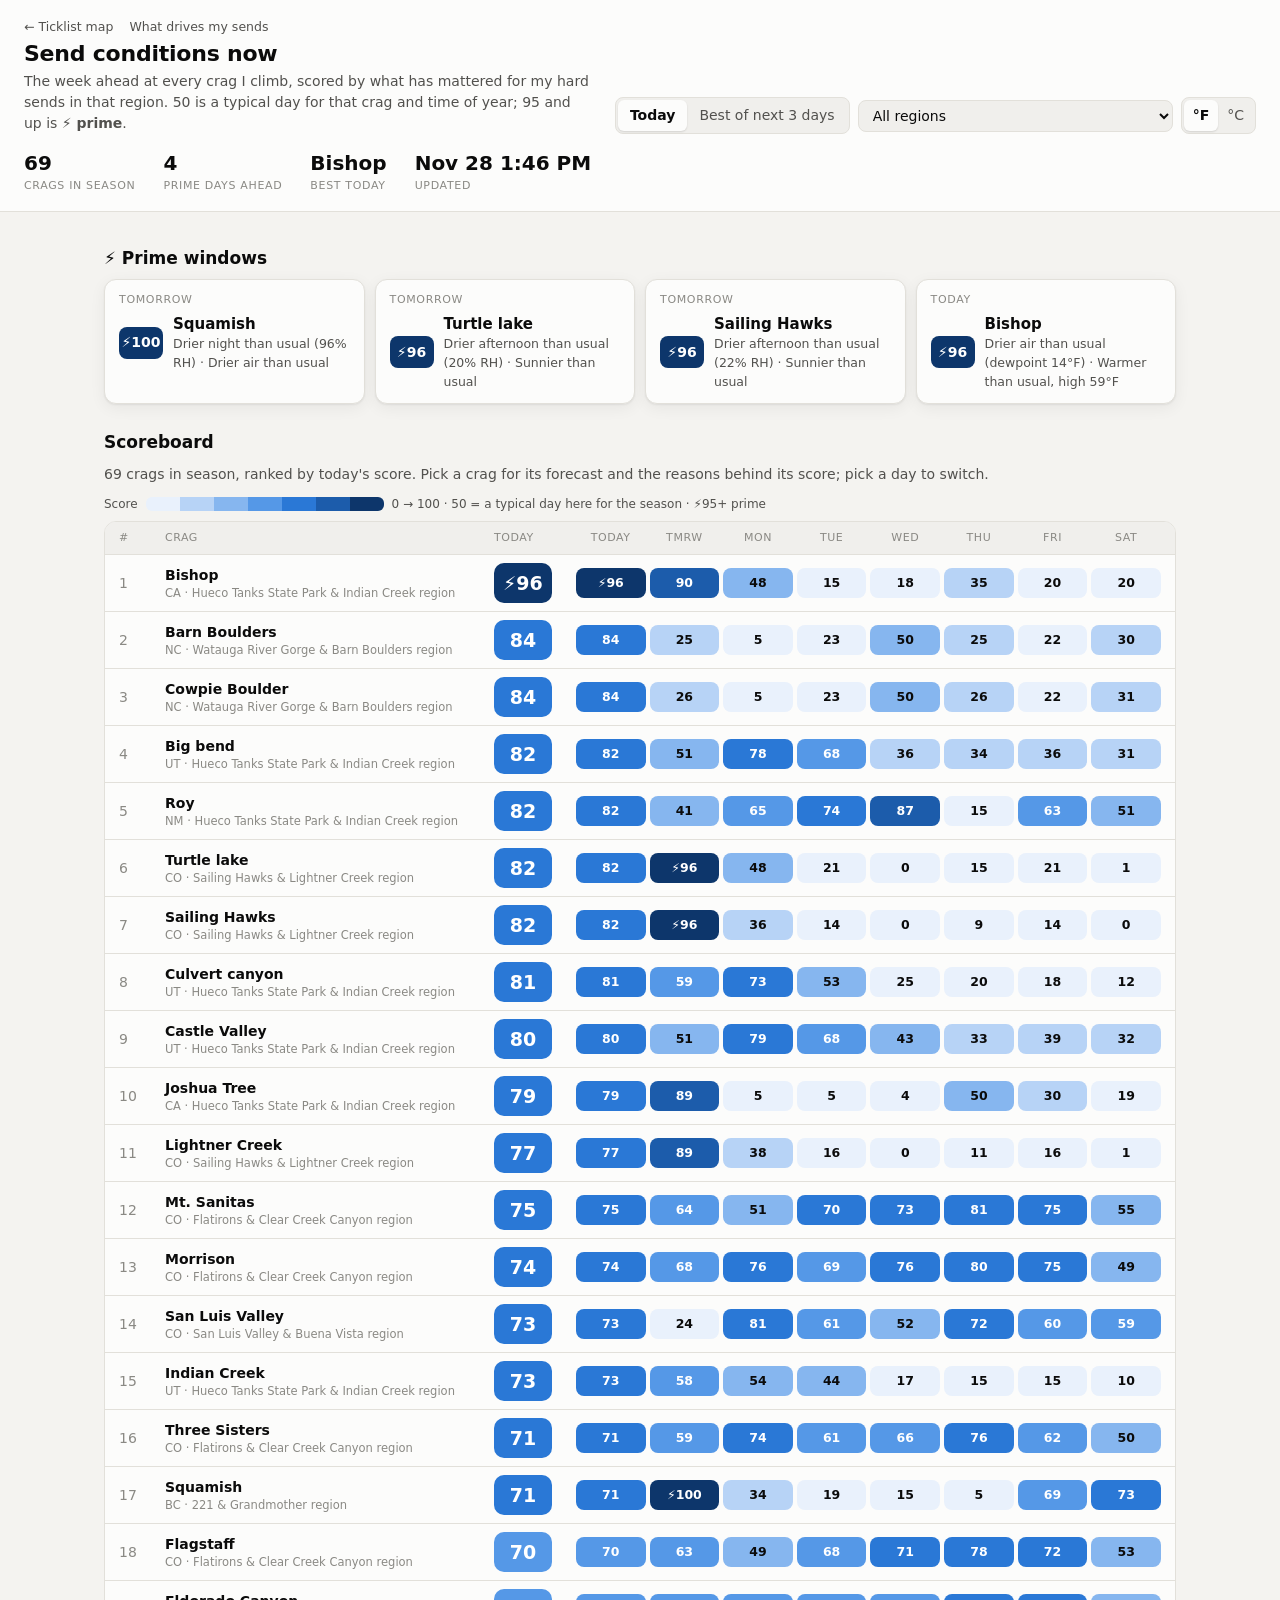
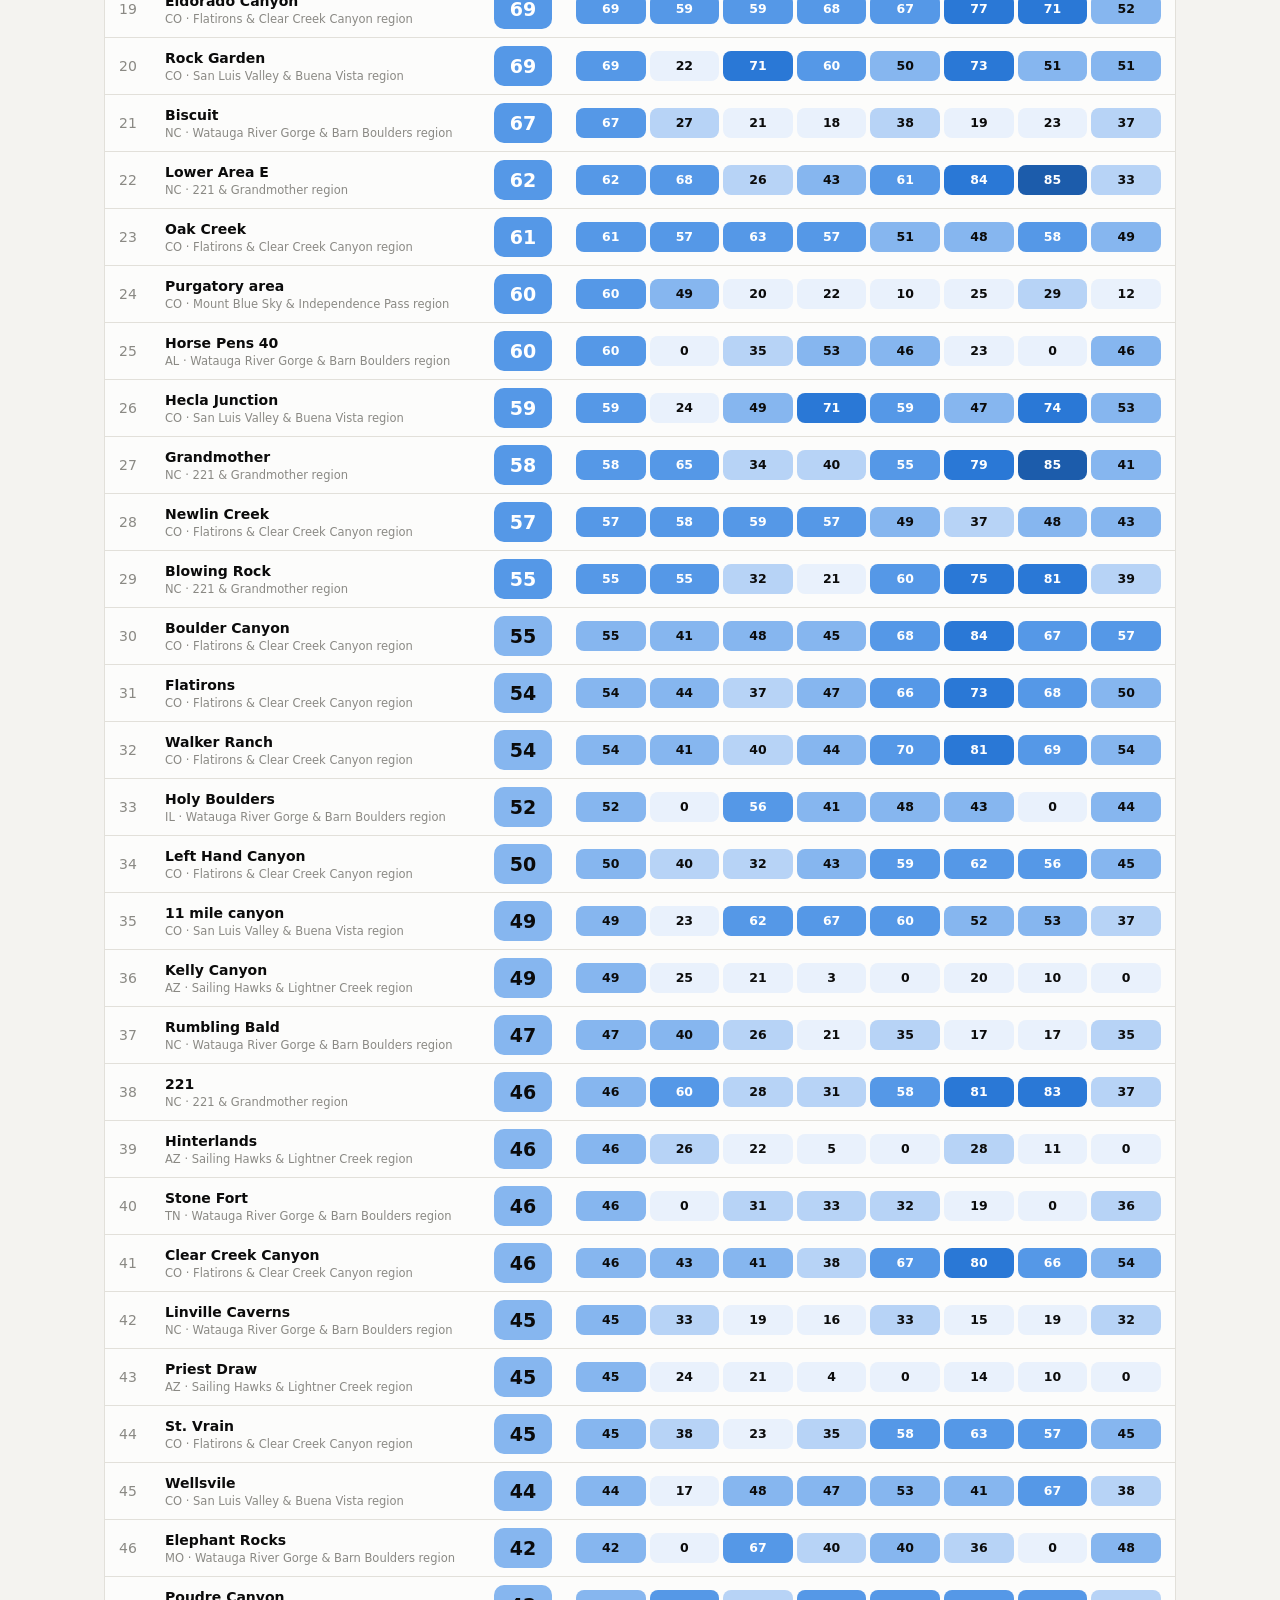
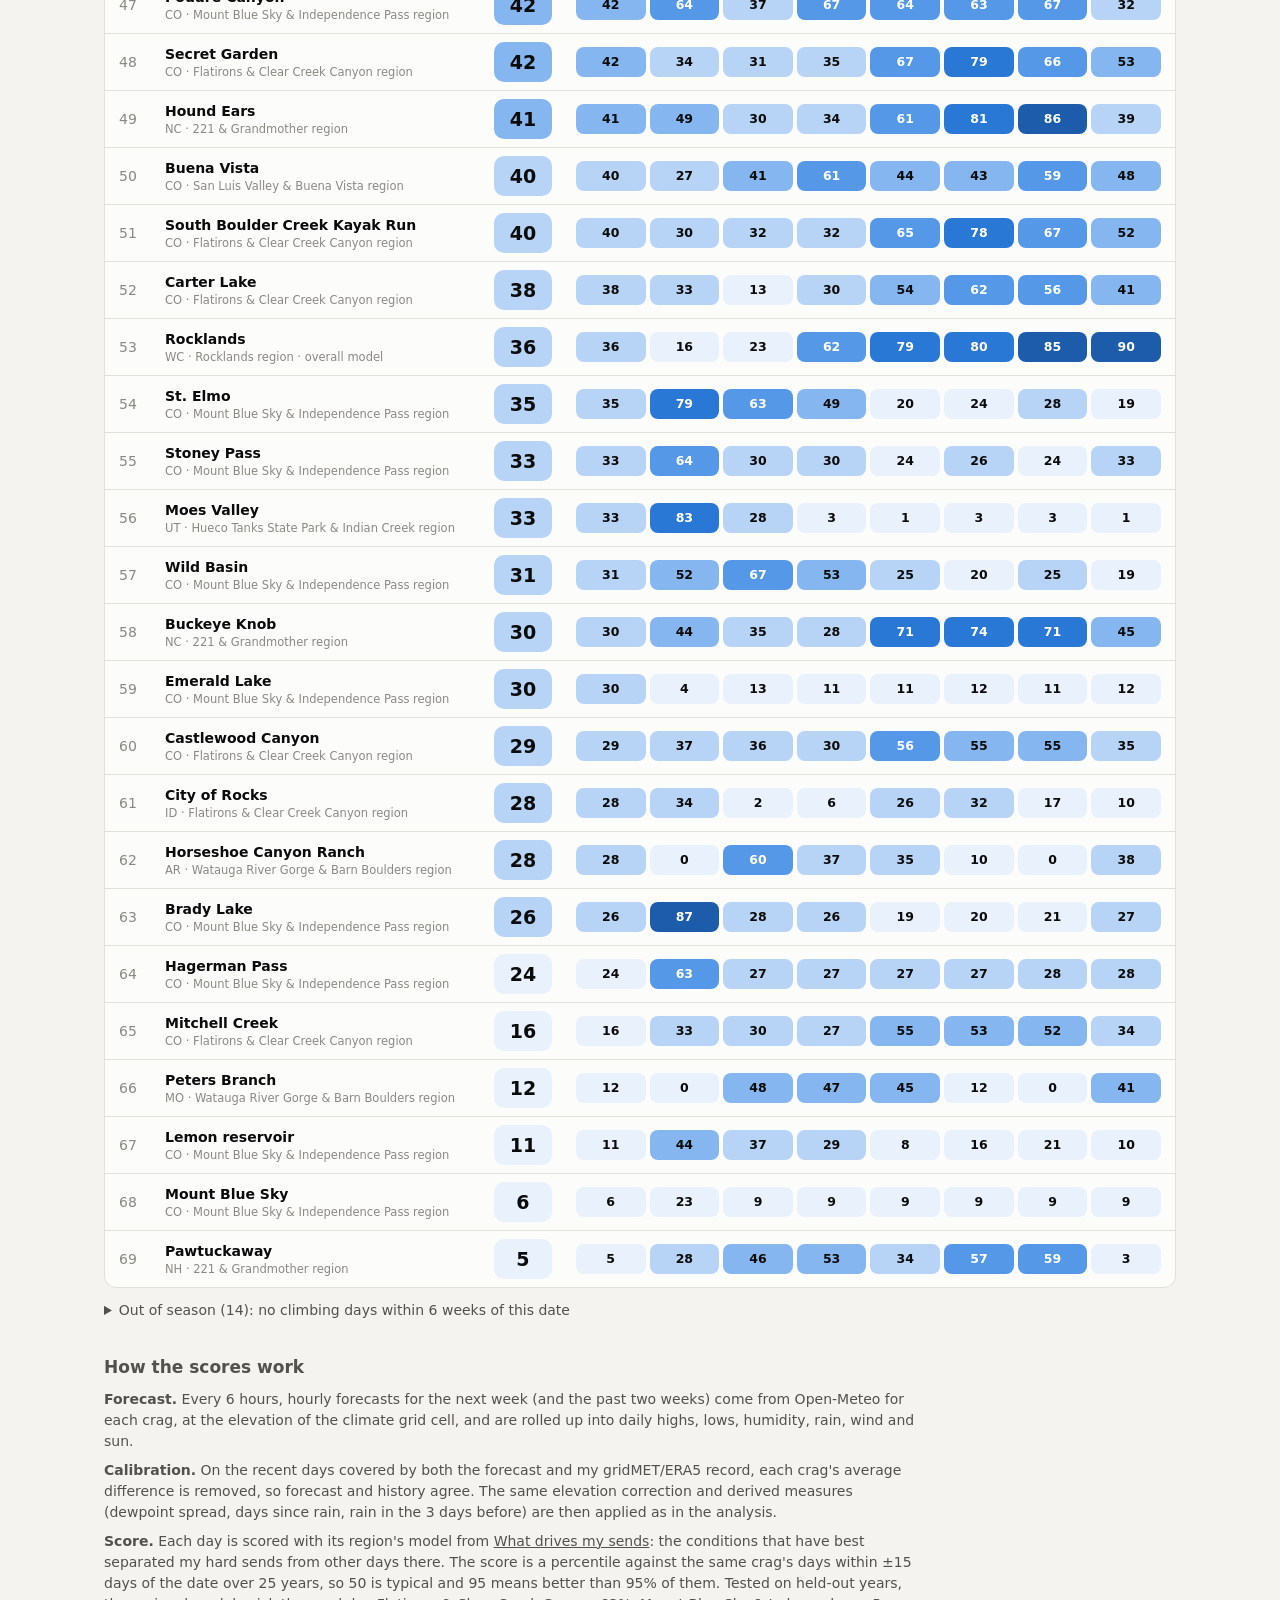
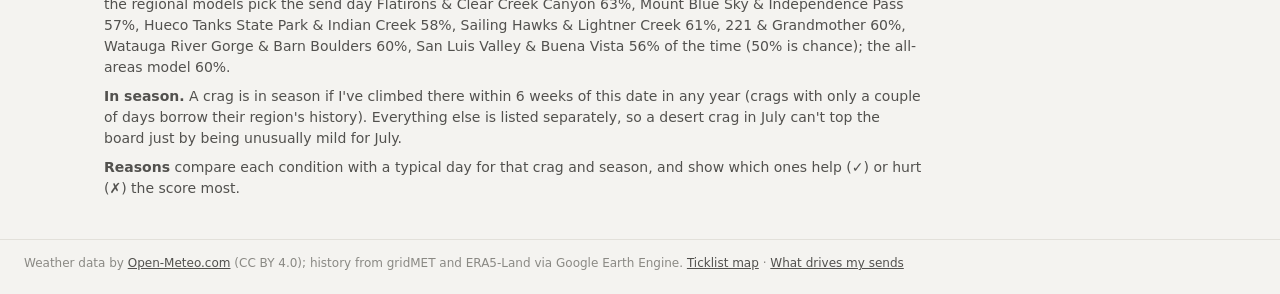
<file: docs/conditions/index.html>
<!doctype html>
<html lang="en">
<head>
<meta charset="utf-8">
<meta name="viewport" content="width=device-width, initial-scale=1">
<title>Send Conditions Now</title>
<meta name="description" content="A live scoreboard of bouldering conditions at my crags for the next week, scored by what has mattered for my hard sends in each region.">
<link rel="stylesheet" href="conditions.css">
<script>
  (function () {
    var t = new URLSearchParams(location.search).get("theme");
    if (t === "light" || t === "dark") document.documentElement.setAttribute("data-theme", t);
  })();
</script>
</head>
<body>
<header class="top">
  <div class="title">
    <nav class="links"><a href="../">← Ticklist map</a><a href="../drivers/">What drives my sends</a></nav>
    <h1>Send conditions now</h1>
    <p class="sub">The week ahead at every crag I climb, scored by what has mattered for my hard sends in that region.
      50 is a typical day for that crag and time of year; 95 and up is <b>⚡ prime</b>.</p>
  </div>
  <div class="controls" role="group" aria-label="Options">
    <div class="seg" role="radiogroup" aria-label="Rank by">
      <button type="button" data-rank="today" aria-pressed="true">Today</button>
      <button type="button" data-rank="next3" aria-pressed="false">Best of next 3 days</button>
    </div>
    <select id="region" aria-label="Region"><option value="">All regions</option></select>
    <div class="seg small" role="radiogroup" aria-label="Temperature unit">
      <button type="button" data-unit="F" aria-pressed="true">°F</button>
      <button type="button" data-unit="C" aria-pressed="false">°C</button>
    </div>
  </div>
  <dl class="stats" id="stats"></dl>
</header>

<main>
  <section id="primeWrap" aria-labelledby="h-prime">
    <h2 id="h-prime">⚡ Prime windows</h2>
    <div class="cards" id="prime"></div>
  </section>

  <section aria-labelledby="h-board">
    <h2 id="h-board">Scoreboard</h2>
    <p class="lead" id="boardLead"></p>
    <div class="scale" id="scale"></div>
    <div class="board" id="board" role="table" aria-label="Crags ranked by send conditions"></div>
    <details class="offseason" id="offWrap"><summary id="offSum"></summary><div class="board" id="off"></div></details>
  </section>

  <section aria-labelledby="h-method" class="method">
    <h2 id="h-method">How the scores work</h2>
    <div id="method"></div>
  </section>
</main>
<footer class="foot" id="foot"></footer>
<script src="conditions.js"></script>
</body>
</html>
</file>
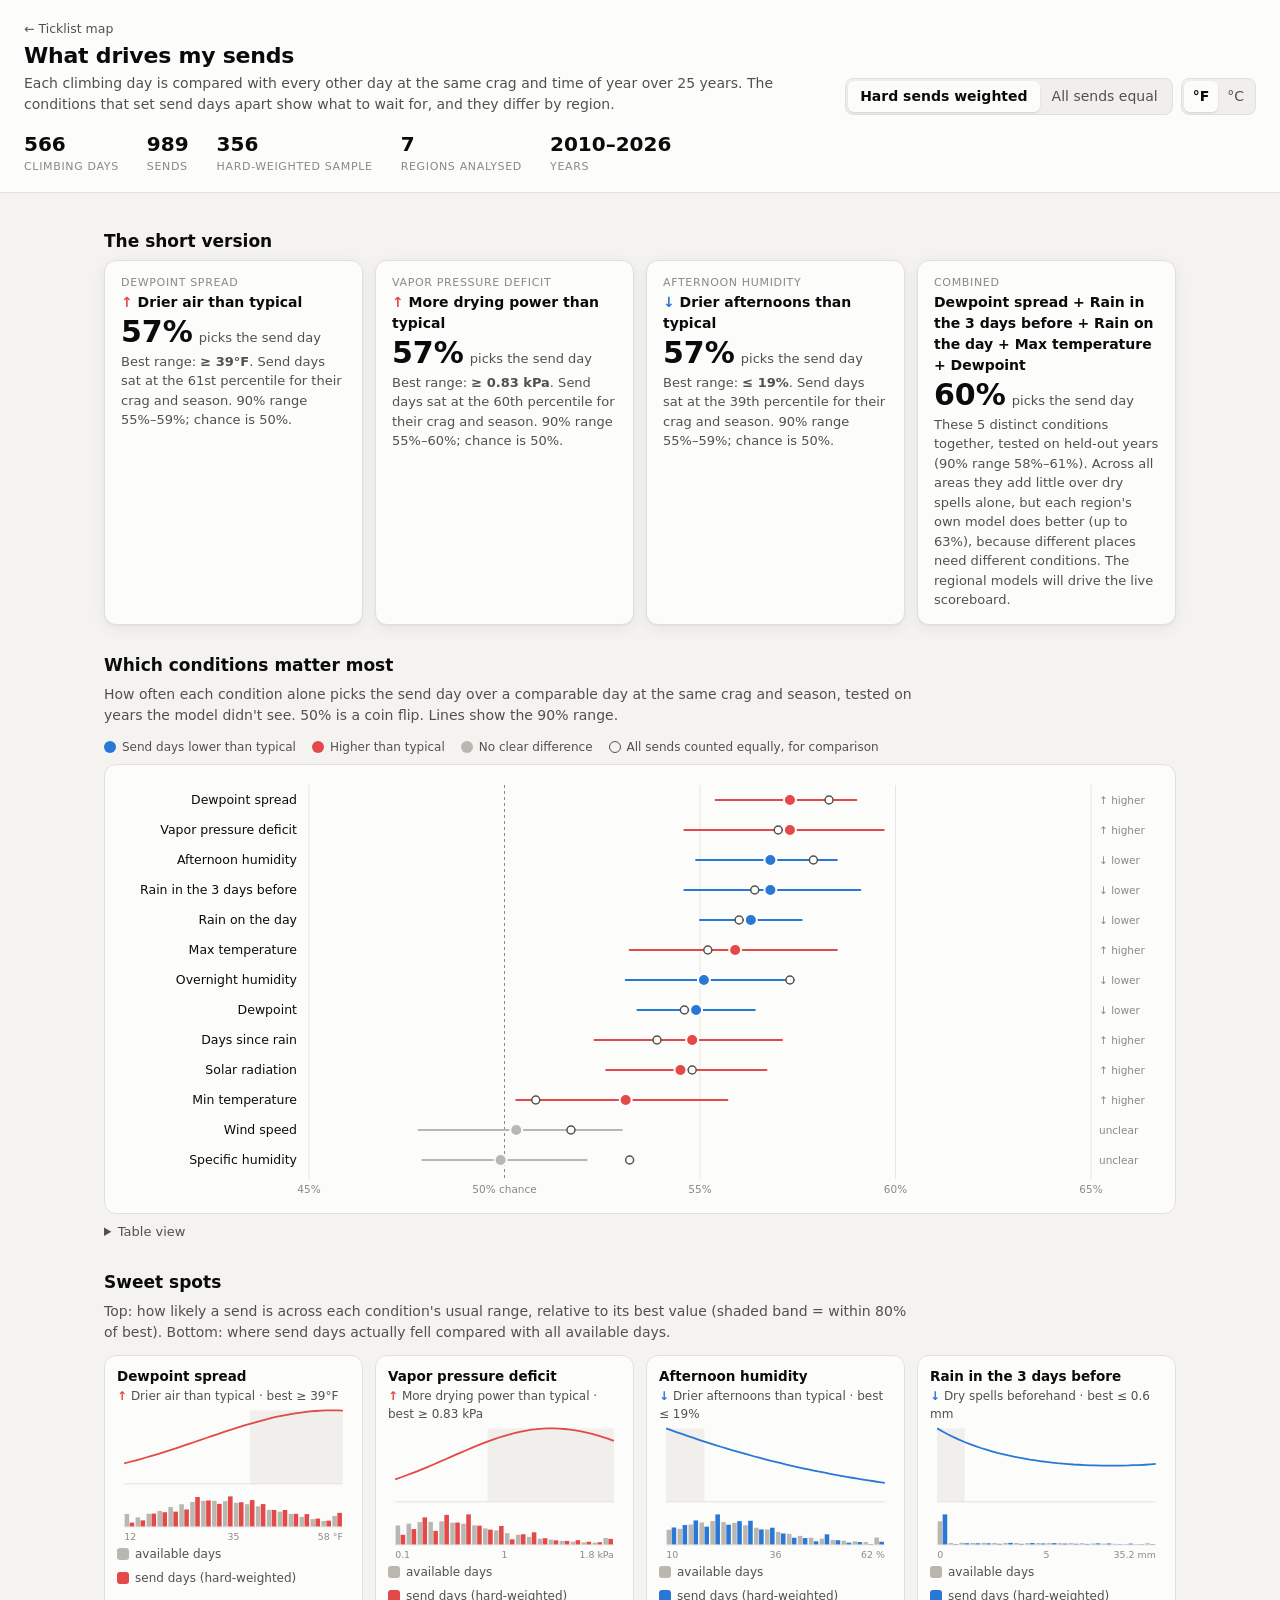
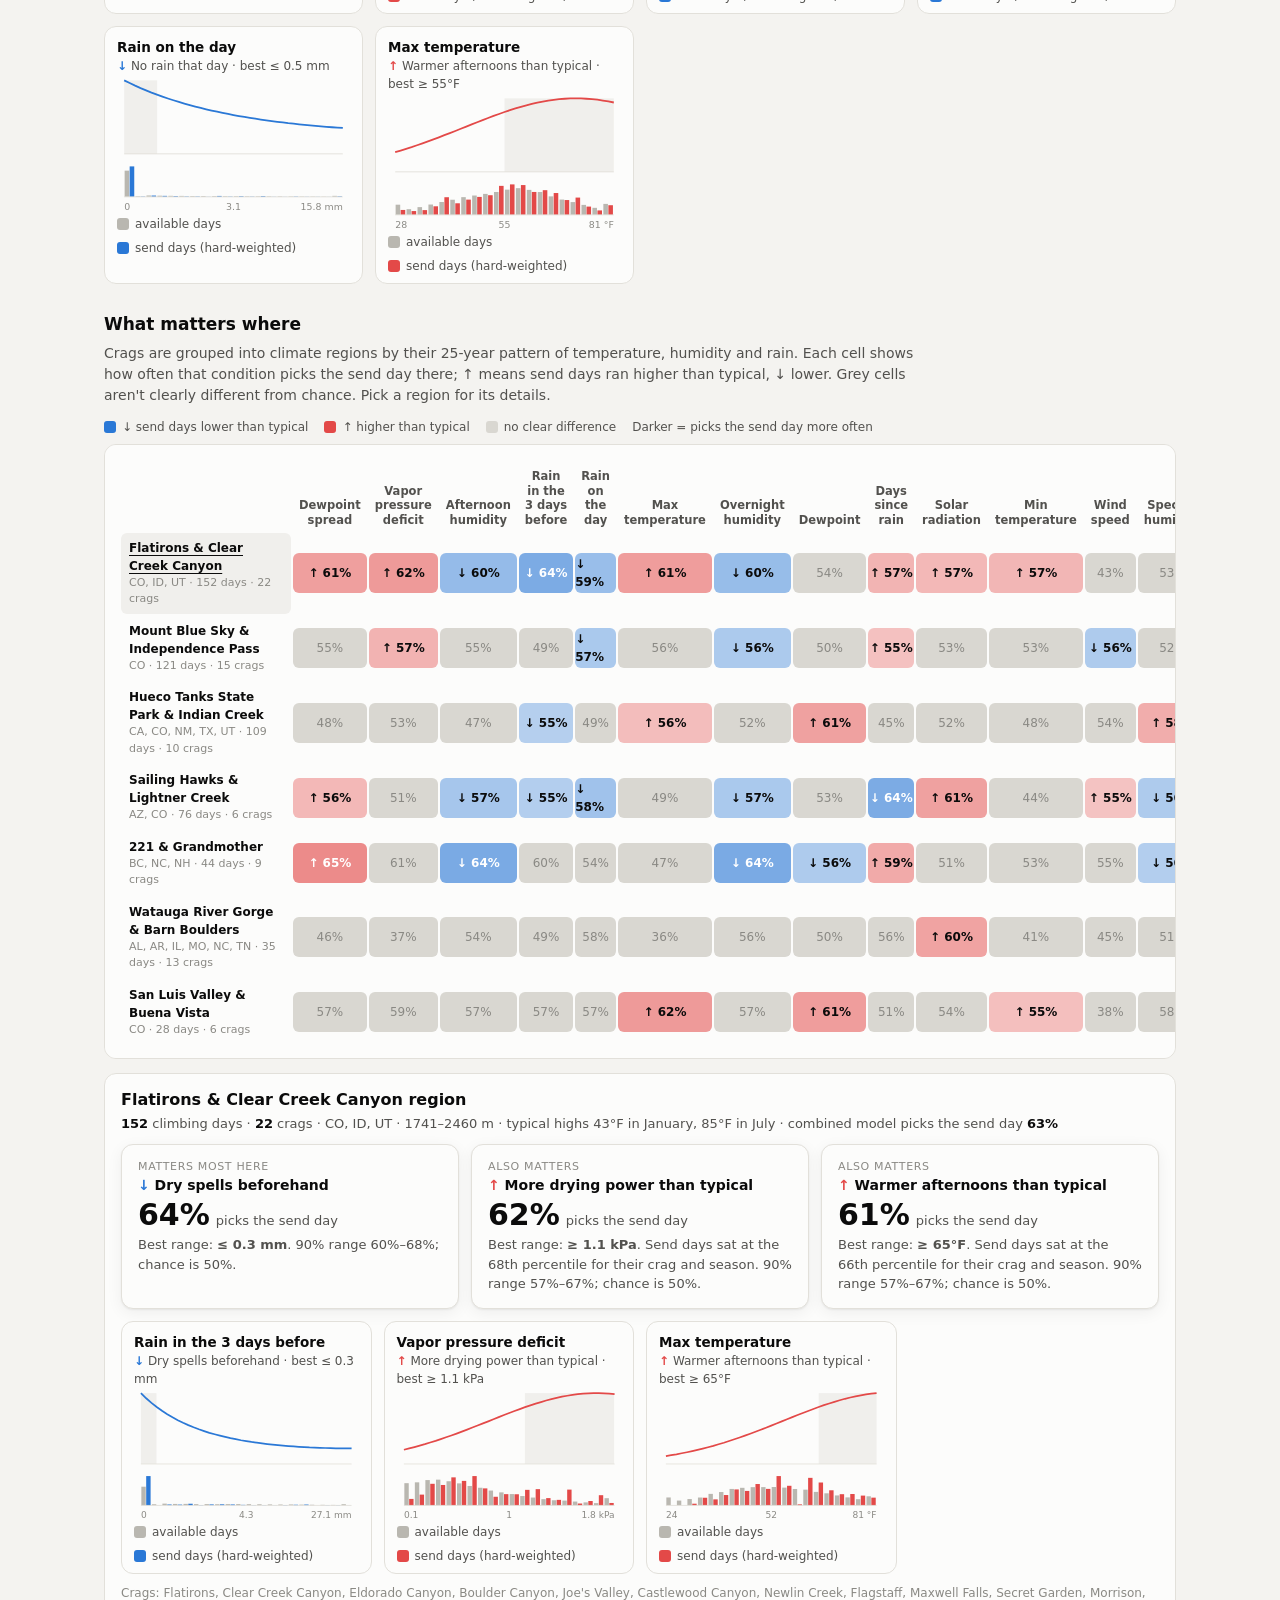
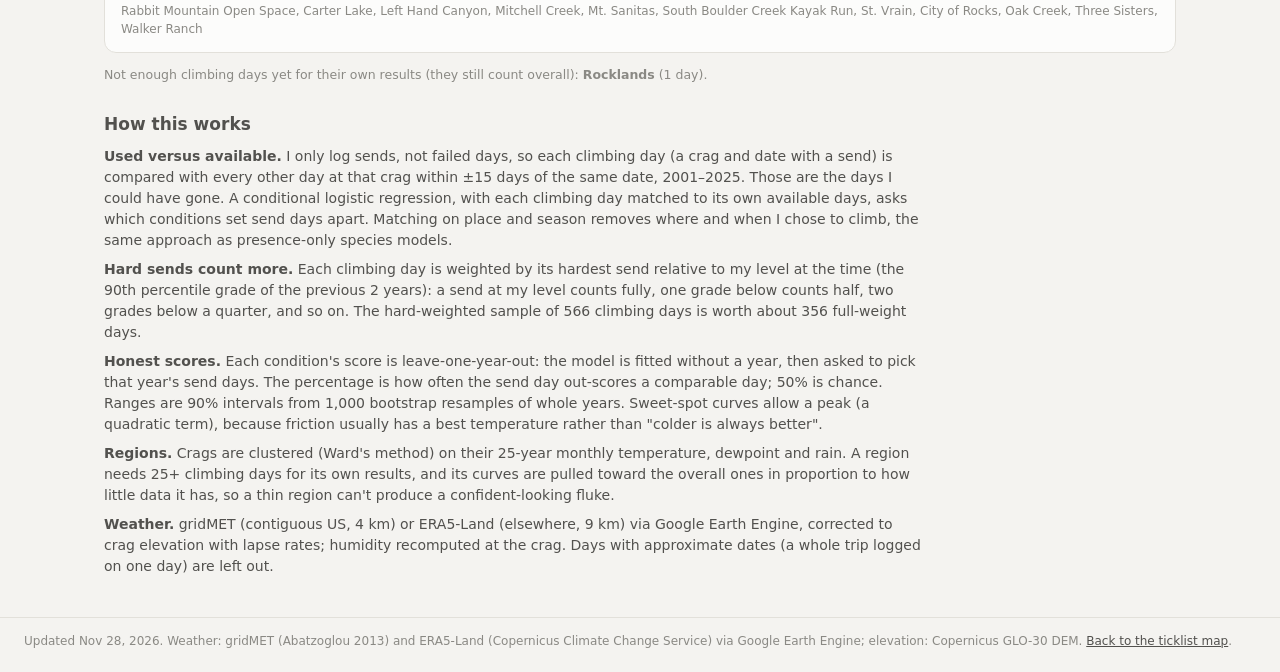
<file: docs/drivers/index.html>
<!doctype html>
<html lang="en">
<head>
<meta charset="utf-8">
<meta name="viewport" content="width=device-width, initial-scale=1">
<title>What Drives My Sends</title>
<meta name="description" content="Which weather conditions separate my hard bouldering sends from comparable days at the same crag and season, overall and by climate region.">
<link rel="stylesheet" href="drivers.css">
<script>
  (function () {
    var q = new URLSearchParams(location.search), t = q.get("theme");
    if (t === "light" || t === "dark") document.documentElement.setAttribute("data-theme", t);
  })();
</script>
</head>
<body>
<header class="top">
  <div class="title">
    <a class="back" href="../">← Ticklist map</a>
    <h1>What drives my sends</h1>
    <p class="sub">Each climbing day is compared with every other day at the same crag and time of year over 25 years.
      The conditions that set send days apart show what to wait for, and they differ by region.</p>
  </div>
  <div class="controls" role="group" aria-label="Options">
    <div class="seg" role="radiogroup" aria-label="Which sends">
      <button type="button" data-mode="hard" aria-pressed="true">Hard sends weighted</button>
      <button type="button" data-mode="all" aria-pressed="false">All sends equal</button>
    </div>
    <div class="seg small" role="radiogroup" aria-label="Temperature unit">
      <button type="button" data-unit="F" aria-pressed="true">°F</button>
      <button type="button" data-unit="C" aria-pressed="false">°C</button>
    </div>
  </div>
  <dl class="stats" id="stats"></dl>
</header>

<main>
  <section aria-labelledby="h-head">
    <h2 id="h-head">The short version</h2>
    <div class="cards" id="cards"></div>
  </section>

  <section aria-labelledby="h-rank">
    <h2 id="h-rank">Which conditions matter most</h2>
    <p class="lead">How often each condition alone picks the send day over a comparable day at the same crag and season,
      tested on years the model didn't see. 50% is a coin flip. Lines show the 90% range.</p>
    <div class="legend" id="rankLegend"></div>
    <div id="rank" class="chartbox"></div>
    <details class="table"><summary>Table view</summary><div id="rankTable"></div></details>
  </section>

  <section aria-labelledby="h-sweet">
    <h2 id="h-sweet">Sweet spots</h2>
    <p class="lead">Top: how likely a send is across each condition's usual range, relative to its best value (shaded band = within 80% of best).
      Bottom: where send days actually fell compared with all available days.</p>
    <div id="sweet" class="multi"></div>
  </section>

  <section aria-labelledby="h-where">
    <h2 id="h-where">What matters where</h2>
    <p class="lead">Crags are grouped into climate regions by their 25-year pattern of temperature, humidity and rain.
      Each cell shows how often that condition picks the send day there; ↑ means send days ran higher than typical, ↓ lower.
      Grey cells aren't clearly different from chance. Pick a region for its details.</p>
    <div class="legend" id="matrixLegend"></div>
    <div id="matrix" class="matrixbox"></div>
    <div id="regionDetail" class="region"></div>
    <p class="note" id="smallRegions"></p>
  </section>

  <section aria-labelledby="h-method" class="method">
    <h2 id="h-method">How this works</h2>
    <div id="method"></div>
  </section>
</main>
<footer class="foot" id="foot"></footer>
<div class="tip" id="tip" role="tooltip" hidden></div>
<script src="drivers.js"></script>
</body>
</html>
</file>
<file: docs/conditions/conditions.css>
:root {
  color-scheme: light;
  --bg: #f4f3f0; --surface: #fcfcfb; --surface-2: #f0efec; --border: #e2e0da;
  --text: #0b0b0b; --text-2: #52514e; --muted: #8a8984;
  --good: #1baf7a; --bad: #e34948;
  /* sequential score ramp (one hue, light -> dark) */
  --s1: #e9f1fc; --s2: #b7d3f6; --s3: #86b6ef; --s4: #5598e7; --s5: #2a78d6; --s6: #1c5cab; --s7: #0d366b;
  --shadow: 0 1px 2px rgb(0 0 0 / .06), 0 4px 16px rgb(0 0 0 / .06);
  --font: ui-sans-serif, system-ui, -apple-system, "Segoe UI", Roboto, "Helvetica Neue", Arial, sans-serif;
}
@media (prefers-color-scheme: dark) {
  :root:not([data-theme="light"]) {
    color-scheme: dark;
    --bg: #121211; --surface: #1a1a19; --surface-2: #232322; --border: #2e2e2c;
    --text: #f0efec; --text-2: #c3c2b7; --muted: #8f8e86; --good: #199e70; --bad: #e66767;
    --s1: #1f2a38; --s2: #184f95; --s3: #1c5cab; --s4: #256abf; --s5: #3987e5; --s6: #6da7ec; --s7: #b7d3f6;
    --shadow: 0 1px 2px rgb(0 0 0 / .4), 0 4px 16px rgb(0 0 0 / .3);
  }
}
:root[data-theme="dark"] {
  color-scheme: dark;
  --bg: #121211; --surface: #1a1a19; --surface-2: #232322; --border: #2e2e2c;
  --text: #f0efec; --text-2: #c3c2b7; --muted: #8f8e86; --good: #199e70; --bad: #e66767;
  --s1: #1f2a38; --s2: #184f95; --s3: #1c5cab; --s4: #256abf; --s5: #3987e5; --s6: #6da7ec; --s7: #b7d3f6;
  --shadow: 0 1px 2px rgb(0 0 0 / .4), 0 4px 16px rgb(0 0 0 / .3);
}
* { box-sizing: border-box; }
html, body { margin: 0; }
body { background: var(--bg); color: var(--text); font: 14px/1.5 var(--font); -webkit-font-smoothing: antialiased; }
button, select { font: inherit; color: inherit; }
button { cursor: pointer; }
a { color: var(--text-2); }

.top { display: grid; grid-template-columns: 1fr auto; gap: 10px 24px; align-items: end;
  padding: 18px 24px 16px; background: var(--surface); border-bottom: 1px solid var(--border); }
.links { display: flex; gap: 16px; font-size: 12.5px; }
.links a { text-decoration: none; }
.links a:hover { text-decoration: underline; }
h1 { font-size: 22px; line-height: 1.2; margin: 4px 0; letter-spacing: -.01em; }
.sub { margin: 0; color: var(--text-2); max-width: 760px; }
.controls { display: flex; gap: 8px; flex-wrap: wrap; justify-content: flex-end; align-items: center; }
.seg { display: inline-flex; border: 1px solid var(--border); border-radius: 8px; padding: 2px; background: var(--surface-2); }
.seg button { border: 0; background: none; padding: 5px 12px; border-radius: 6px; color: var(--text-2); }
.seg.small button { padding: 5px 9px; }
.seg button[aria-pressed="true"] { background: var(--surface); color: var(--text); box-shadow: 0 1px 2px rgb(0 0 0 / .12); font-weight: 600; }
select { border: 1px solid var(--border); background: var(--surface-2); border-radius: 8px; padding: 6px 10px; }
.stats { grid-column: 1 / -1; display: flex; flex-wrap: wrap; gap: 4px 28px; margin: 4px 0 0; }
.stats div { display: flex; flex-direction: column; }
.stats dt { font-size: 11px; text-transform: uppercase; letter-spacing: .06em; color: var(--muted); order: 2; }
.stats dd { margin: 0; font-size: 20px; font-weight: 650; font-variant-numeric: tabular-nums; order: 1; }

main { max-width: 1120px; margin: 0 auto; padding: 8px 24px 32px; }
section { margin-top: 26px; }
h2 { font-size: 17px; margin: 0 0 8px; }
.lead { color: var(--text-2); margin: 0 0 10px; }

/* prime cards */
.cards { display: grid; grid-template-columns: repeat(auto-fill, minmax(230px, 1fr)); gap: 10px; }
.card { background: var(--surface); border: 1px solid var(--border); border-radius: 12px; padding: 12px 14px; box-shadow: var(--shadow); cursor: pointer; }
.card:hover { border-color: var(--s4); }
.card .when { font-size: 11px; text-transform: uppercase; letter-spacing: .06em; color: var(--muted); }
.card .name { font-weight: 650; font-size: 15px; }
.card .row { display: flex; align-items: center; gap: 10px; margin-top: 4px; }
.card .why { color: var(--text-2); font-size: 12.5px; }
.empty { color: var(--muted); }

/* score chips */
.chip { display: inline-flex; align-items: center; justify-content: center; border-radius: 8px; font-weight: 700;
  font-variant-numeric: tabular-nums; min-width: 44px; height: 32px; padding: 0 6px; }
.chip.big { min-width: 58px; height: 40px; font-size: 19px; border-radius: 10px; }
.scale { display: flex; align-items: center; gap: 8px; font-size: 12px; color: var(--text-2); margin-bottom: 8px; flex-wrap: wrap; }
.scale .bar { display: flex; border-radius: 6px; overflow: hidden; }
.scale .bar span { width: 34px; height: 14px; }

/* board */
.board { background: var(--surface); border: 1px solid var(--border); border-radius: 12px; overflow: hidden; }
.head, .rowx { display: grid; grid-template-columns: 34px minmax(170px, 1.3fr) 70px minmax(330px, 2.4fr); align-items: center; gap: 0 12px; padding: 8px 14px; }
.head { font-size: 11px; text-transform: uppercase; letter-spacing: .05em; color: var(--muted); border-bottom: 1px solid var(--border); background: var(--surface-2); }
.head .days { display: grid; grid-template-columns: repeat(8, 1fr); gap: 4px; text-align: center; }
.rowx { border-bottom: 1px solid var(--border); cursor: pointer; }
.rowx:last-child { border-bottom: 0; }
.rowx:hover, .rowx.open { background: var(--surface-2); }
.rank { color: var(--muted); font-variant-numeric: tabular-nums; }
.crag b { font-weight: 650; }
.crag small { display: block; color: var(--muted); font-size: 11.5px; line-height: 1.3; }
.strip { display: grid; grid-template-columns: repeat(8, 1fr); gap: 4px; }
.strip .chip { min-width: 0; width: 100%; height: 30px; font-size: 12.5px; position: relative; }
.strip .chip.sel { outline: 2px solid var(--text); outline-offset: 1px; }
.detail { grid-column: 1 / -1; padding: 10px 0 6px 46px; cursor: default; }
.detail .daypick { display: flex; flex-wrap: wrap; gap: 6px; margin-bottom: 8px; color: var(--text-2); font-size: 12.5px; }
.detail .grid { display: grid; grid-template-columns: repeat(auto-fit, minmax(150px, 1fr)); gap: 6px 18px; }
.detail .v { font-size: 12.5px; color: var(--text-2); }
.detail .v b { color: var(--text); font-size: 14px; font-variant-numeric: tabular-nums; }
.reasons { display: flex; flex-wrap: wrap; gap: 6px; margin: 4px 0 8px; }
.reason { font-size: 12.5px; padding: 2px 9px; border-radius: 999px; background: var(--surface); border: 1px solid var(--border); }
.reason.up::before { content: "✓ "; color: var(--good); font-weight: 700; }
.reason.down::before { content: "✗ "; color: var(--bad); font-weight: 700; }
.note { font-size: 12px; color: var(--muted); margin-top: 8px; }
.offseason { margin-top: 12px; }
.offseason summary { cursor: pointer; color: var(--text-2); margin-bottom: 8px; }
.method { color: var(--text-2); max-width: 820px; }
.method p { margin: 8px 0; }
.foot { padding: 14px 24px 22px; color: var(--muted); font-size: 12px; border-top: 1px solid var(--border); }

@media (max-width: 760px) {
  .top { grid-template-columns: 1fr; padding: 14px 16px; }
  .controls { justify-content: flex-start; }
  main { padding: 4px 12px 24px; }
  .head { display: none; }
  .rowx { grid-template-columns: 26px 1fr 58px; gap: 6px 10px; padding: 10px; }
  .rowx .strip { grid-column: 1 / -1; }
  .detail { padding-left: 0; }
}
</file>
<file: docs/drivers/drivers.css>
:root {
  color-scheme: light;
  --bg: #f4f3f0; --surface: #fcfcfb; --surface-2: #f0efec; --border: #e2e0da;
  --text: #0b0b0b; --text-2: #52514e; --muted: #8a8984; --grid: #e8e6e1;
  --lower: #2a78d6;      /* send days ran lower than typical */
  --higher: #e34948;     /* send days ran higher than typical */
  --neutral: #d9d7d1;    /* no clear effect */
  --avail: #b9b7b0;
  --shadow: 0 1px 2px rgb(0 0 0 / .06), 0 4px 16px rgb(0 0 0 / .06);
  --font: ui-sans-serif, system-ui, -apple-system, "Segoe UI", Roboto, "Helvetica Neue", Arial, sans-serif;
}
@media (prefers-color-scheme: dark) {
  :root:not([data-theme="light"]) {
    color-scheme: dark;
    --bg: #121211; --surface: #1a1a19; --surface-2: #232322; --border: #2e2e2c;
    --text: #f0efec; --text-2: #c3c2b7; --muted: #8f8e86; --grid: #2a2a28;
    --lower: #3987e5; --higher: #e66767; --neutral: #383835; --avail: #5c5b57;
    --shadow: 0 1px 2px rgb(0 0 0 / .4), 0 4px 16px rgb(0 0 0 / .3);
  }
}
:root[data-theme="dark"] {
  color-scheme: dark;
  --bg: #121211; --surface: #1a1a19; --surface-2: #232322; --border: #2e2e2c;
  --text: #f0efec; --text-2: #c3c2b7; --muted: #8f8e86; --grid: #2a2a28;
  --lower: #3987e5; --higher: #e66767; --neutral: #383835; --avail: #5c5b57;
  --shadow: 0 1px 2px rgb(0 0 0 / .4), 0 4px 16px rgb(0 0 0 / .3);
}
* { box-sizing: border-box; }
html, body { margin: 0; }
body { background: var(--bg); color: var(--text); font: 14px/1.5 var(--font); -webkit-font-smoothing: antialiased; }
button { font: inherit; color: inherit; cursor: pointer; }
a { color: var(--text-2); }

.top {
  display: grid; grid-template-columns: 1fr auto; gap: 10px 24px; align-items: end;
  padding: 18px 24px 16px; background: var(--surface); border-bottom: 1px solid var(--border);
}
.back { font-size: 12.5px; text-decoration: none; color: var(--text-2); }
.back:hover { text-decoration: underline; }
h1 { font-size: 22px; line-height: 1.2; margin: 4px 0 4px; letter-spacing: -.01em; }
.sub { margin: 0; color: var(--text-2); max-width: 760px; }
.controls { display: flex; gap: 8px; flex-wrap: wrap; justify-content: flex-end; }
.seg { display: inline-flex; border: 1px solid var(--border); border-radius: 8px; padding: 2px; background: var(--surface-2); }
.seg button { border: 0; background: none; padding: 5px 12px; border-radius: 6px; color: var(--text-2); }
.seg.small button { padding: 5px 9px; }
.seg button[aria-pressed="true"] { background: var(--surface); color: var(--text); box-shadow: 0 1px 2px rgb(0 0 0 / .12); font-weight: 600; }
.stats { grid-column: 1 / -1; display: flex; flex-wrap: wrap; gap: 4px 28px; margin: 4px 0 0; }
.stats div { display: flex; flex-direction: column; }
.stats dt { font-size: 11px; text-transform: uppercase; letter-spacing: .06em; color: var(--muted); order: 2; }
.stats dd { margin: 0; font-size: 20px; font-weight: 650; font-variant-numeric: tabular-nums; order: 1; }

main { max-width: 1120px; margin: 0 auto; padding: 8px 24px 32px; }
section { margin-top: 28px; }
h2 { font-size: 17px; margin: 0 0 6px; }
.lead { color: var(--text-2); margin: 0 0 12px; max-width: 820px; }
.note { color: var(--muted); font-size: 12.5px; }

/* headline cards */
.cards { display: grid; grid-template-columns: repeat(auto-fit, minmax(240px, 1fr)); gap: 12px; }
.card { background: var(--surface); border: 1px solid var(--border); border-radius: 12px; padding: 14px 16px; box-shadow: var(--shadow); }
.card .k { font-size: 11px; text-transform: uppercase; letter-spacing: .06em; color: var(--muted); }
.card .big { font-size: 30px; font-weight: 700; font-variant-numeric: tabular-nums; line-height: 1.1; margin: 2px 0; }
.card .big small { font-size: 13px; font-weight: 500; color: var(--text-2); margin-left: 6px; }
.card .what { font-weight: 600; }
.card .why { color: var(--text-2); font-size: 13px; margin-top: 4px; }
.dir { display: inline-block; font-weight: 700; }
.dir.lower { color: var(--lower); }
.dir.higher { color: var(--higher); }

/* charts */
.chartbox, .matrixbox { background: var(--surface); border: 1px solid var(--border); border-radius: 12px; padding: 12px 14px; overflow-x: auto; }
.chart { display: block; width: 100%; overflow: visible; }
.chart text { font-family: var(--font); }
.chart .lab { font-size: 12.5px; fill: var(--text); }
.chart .tick { font-size: 10.5px; fill: var(--muted); font-variant-numeric: tabular-nums; }
.chart .gridl { stroke: var(--grid); }
.chart .chance { stroke: var(--muted); stroke-dasharray: 3 3; }
.chart .ci { stroke-width: 2; stroke-linecap: round; }
.chart .hit { fill: transparent; cursor: default; }
.chart .ghost { fill: var(--surface); stroke: var(--text-2); stroke-width: 1.5; }
.legend { display: flex; flex-wrap: wrap; gap: 6px 16px; font-size: 12px; color: var(--text-2); margin-bottom: 8px; }
.legend span { display: inline-flex; align-items: center; gap: 6px; }
.legend i { width: 12px; height: 12px; border-radius: 50%; display: inline-block; }
.legend i.sq { border-radius: 3px; }
details.table { margin-top: 8px; }
details.table summary { cursor: pointer; color: var(--text-2); font-size: 13px; }
table { border-collapse: collapse; width: 100%; font-size: 12.5px; margin-top: 6px; }
th, td { padding: 5px 8px; border-bottom: 1px solid var(--border); text-align: left; }
th { color: var(--muted); font-weight: 600; }
td.n { text-align: right; font-variant-numeric: tabular-nums; }

/* sweet spots */
.multi { display: grid; grid-template-columns: repeat(auto-fill, minmax(250px, 1fr)); gap: 12px; }
.multi figure { margin: 0; background: var(--surface); border: 1px solid var(--border); border-radius: 12px; padding: 10px 12px 8px; }
.multi figcaption { font-weight: 600; font-size: 13.5px; }
.multi figcaption small { display: block; font-weight: 400; color: var(--text-2); font-size: 12px; }
.chart .band { fill: var(--surface-2); }
.chart .curve { fill: none; stroke-width: 2; }
.chart .bar-a { fill: var(--avail); }
.chart .axis { stroke: var(--border); }

/* region matrix */
.matrix { border-collapse: separate; border-spacing: 2px; width: 100%; min-width: 640px; font-size: 12px; }
.matrix th { font-weight: 600; color: var(--text-2); border: 0; padding: 4px 6px; vertical-align: bottom; }
.matrix th.var { writing-mode: initial; text-align: center; font-size: 11.5px; line-height: 1.25; }
.matrix td { border: 0; padding: 0; }
.matrix td.rname { padding: 6px 8px; min-width: 170px; }
.matrix tr.row { cursor: pointer; }
.matrix tr.row:hover td.rname, .matrix tr.row.sel td.rname { background: var(--surface-2); border-radius: 6px; }
.matrix tr.row.sel td.rname b { text-decoration: underline; text-underline-offset: 3px; }
.matrix td.rname small { display: block; color: var(--muted); font-size: 11px; }
.cell {
  height: 40px; border-radius: 6px; display: flex; align-items: center; justify-content: center;
  font-variant-numeric: tabular-nums; font-weight: 600; color: var(--text);
}
.cell.ns { color: var(--muted); font-weight: 400; }
.region { margin-top: 14px; background: var(--surface); border: 1px solid var(--border); border-radius: 12px; padding: 14px 16px; }
.region h3 { margin: 0 0 2px; font-size: 16px; }
.region .facts { color: var(--text-2); font-size: 13px; margin-bottom: 10px; }
.region .facts b { color: var(--text); font-weight: 600; }
.region .members { color: var(--muted); font-size: 12px; margin: 10px 0 0; }
.region .cards { margin-bottom: 12px; }

.method { color: var(--text-2); max-width: 820px; }
.method p { margin: 8px 0; }
.foot { padding: 14px 24px 22px; color: var(--muted); font-size: 12px; border-top: 1px solid var(--border); }
.tip {
  position: fixed; z-index: 50; pointer-events: none; max-width: 300px;
  background: var(--surface); color: var(--text); border: 1px solid var(--border);
  border-radius: 8px; box-shadow: var(--shadow); padding: 8px 10px; font-size: 12px; line-height: 1.45;
}
.tip .m { color: var(--text-2); }
@media (max-width: 720px) {
  .top { grid-template-columns: 1fr; padding: 14px 16px; }
  .controls { justify-content: flex-start; }
  main { padding: 4px 16px 24px; }
}
</file>
